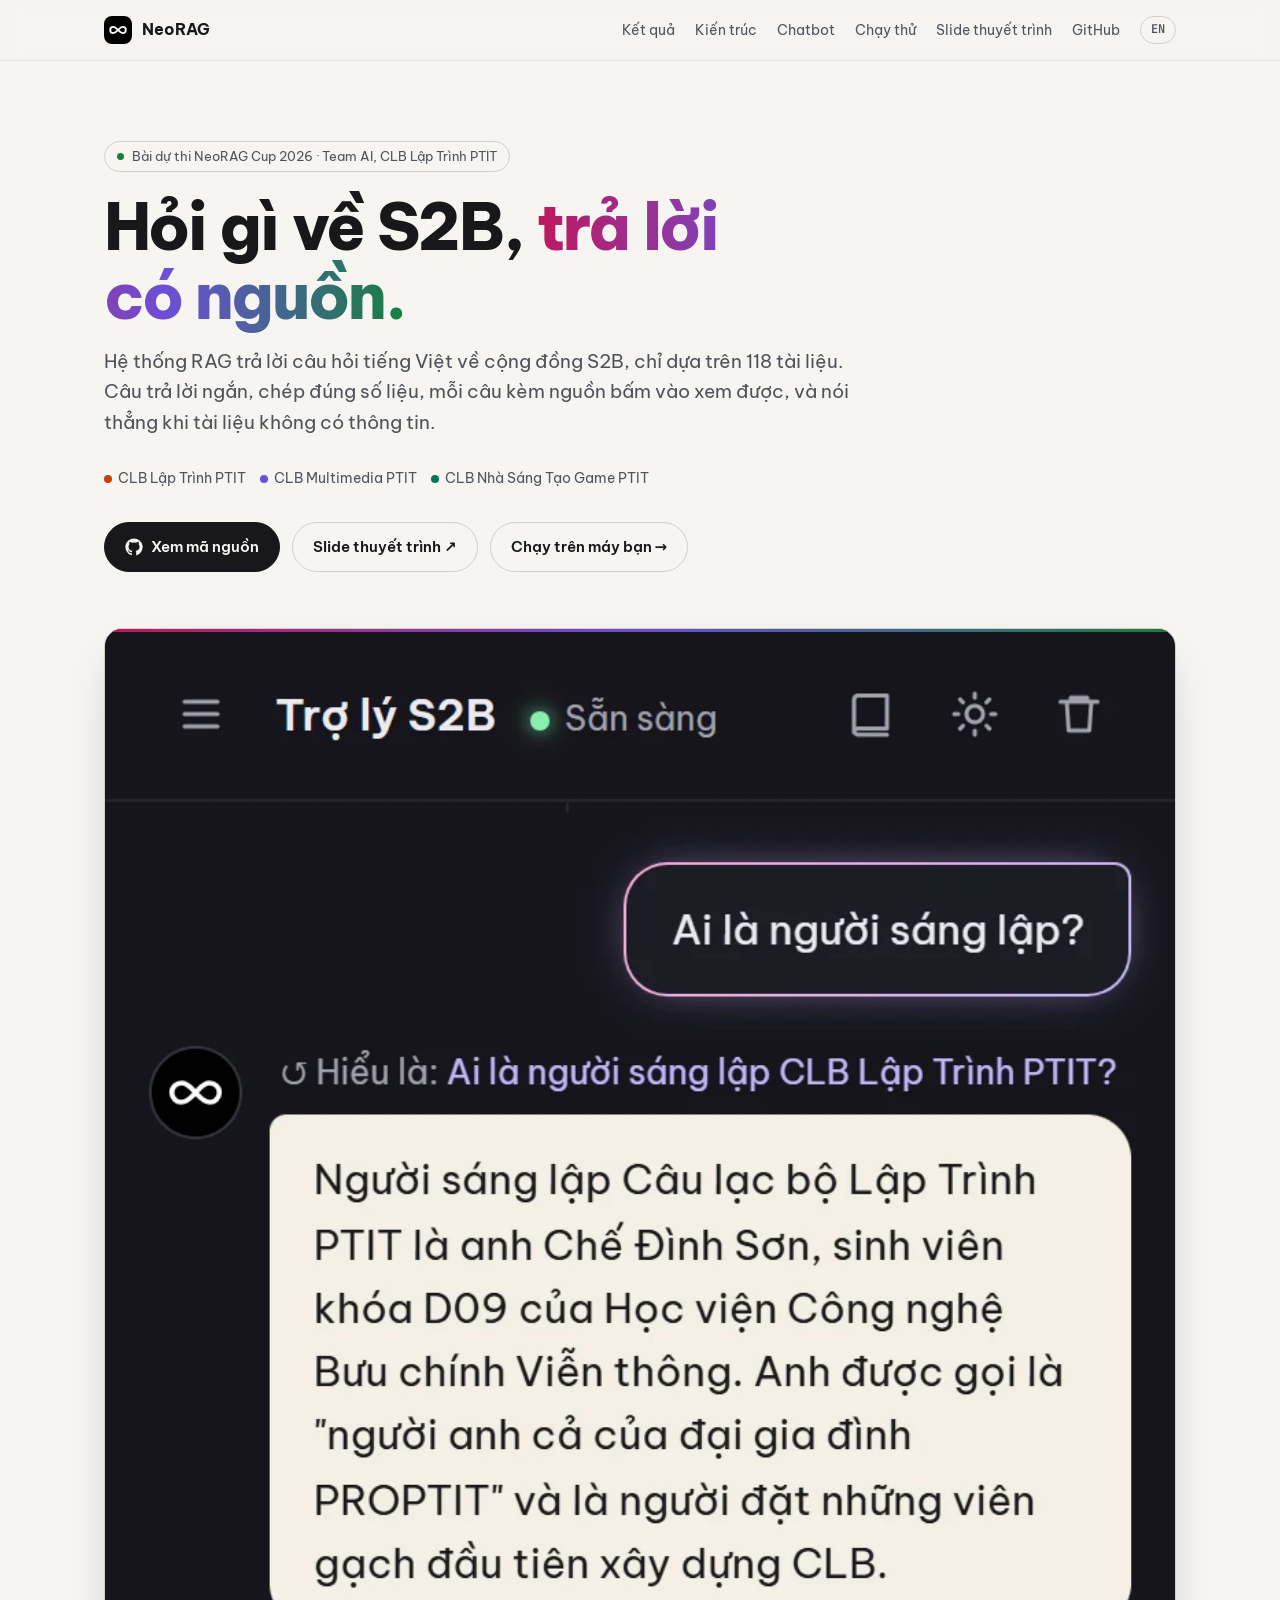
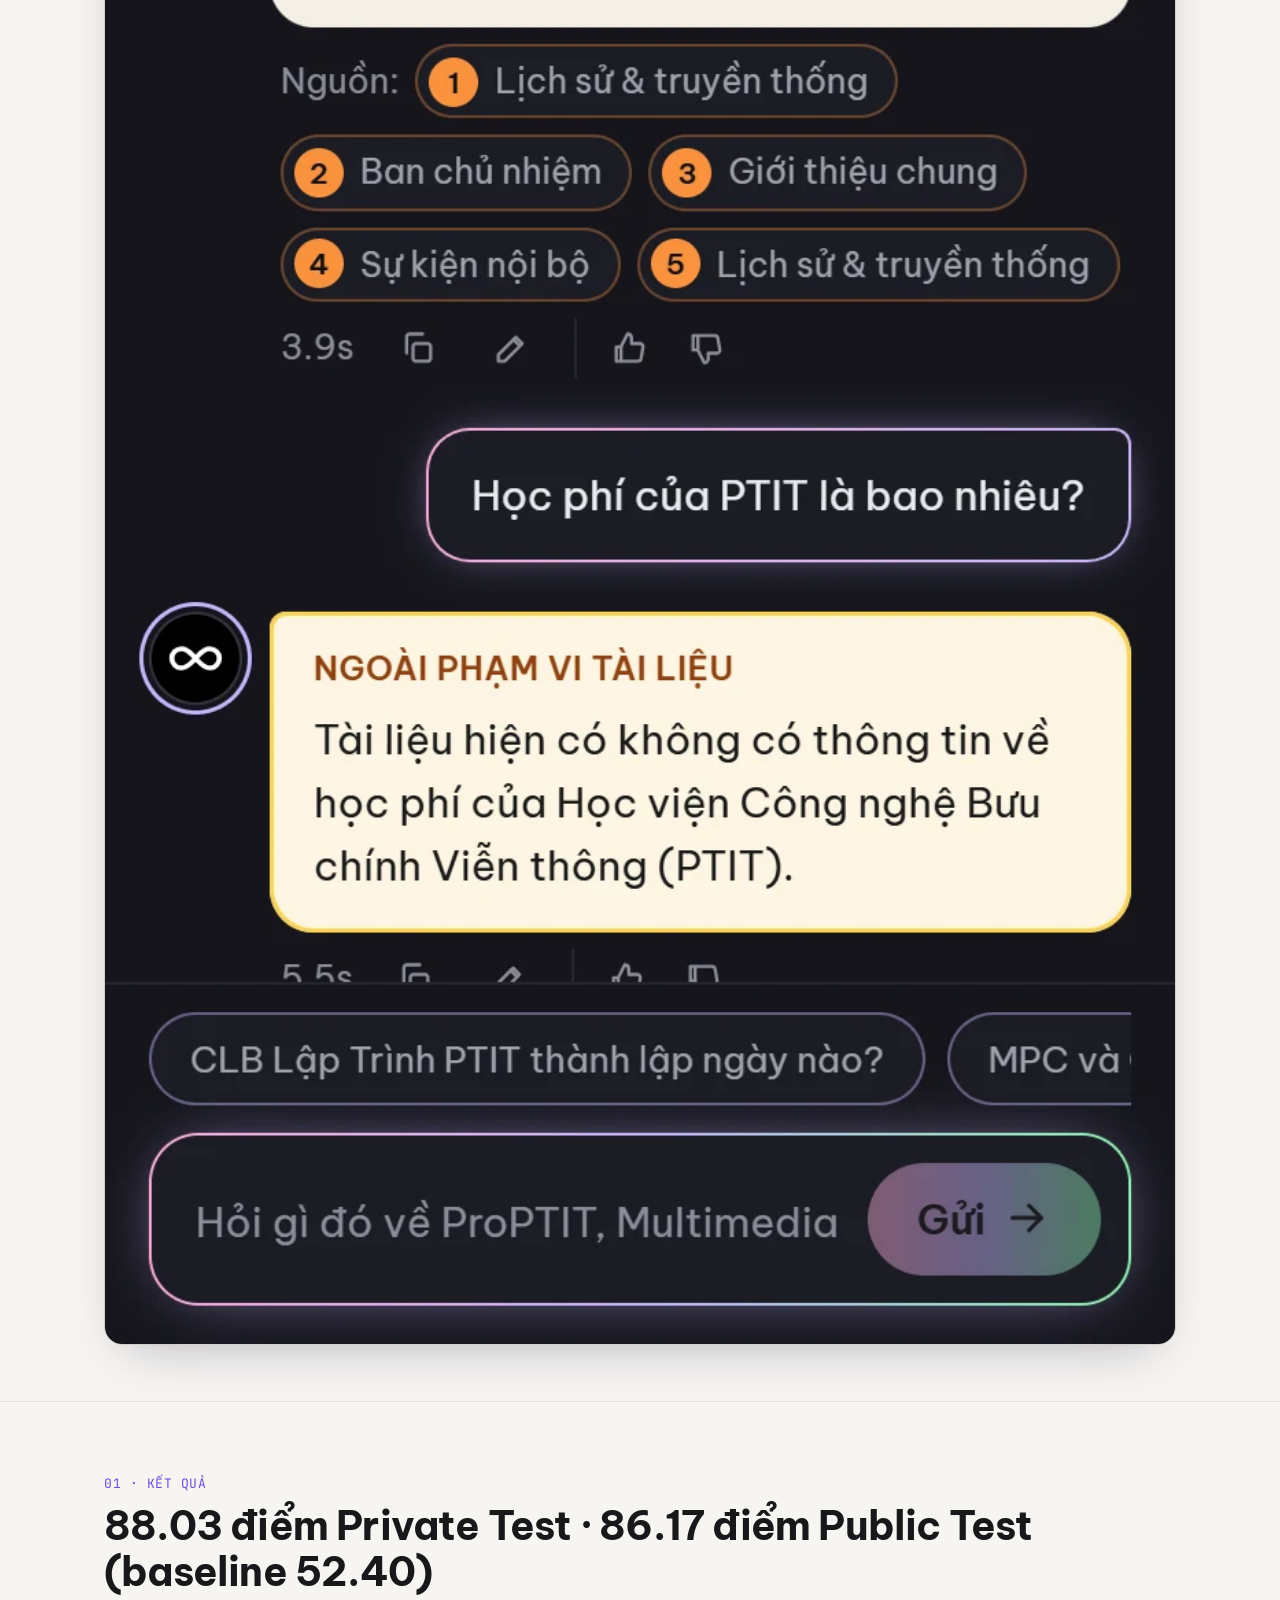
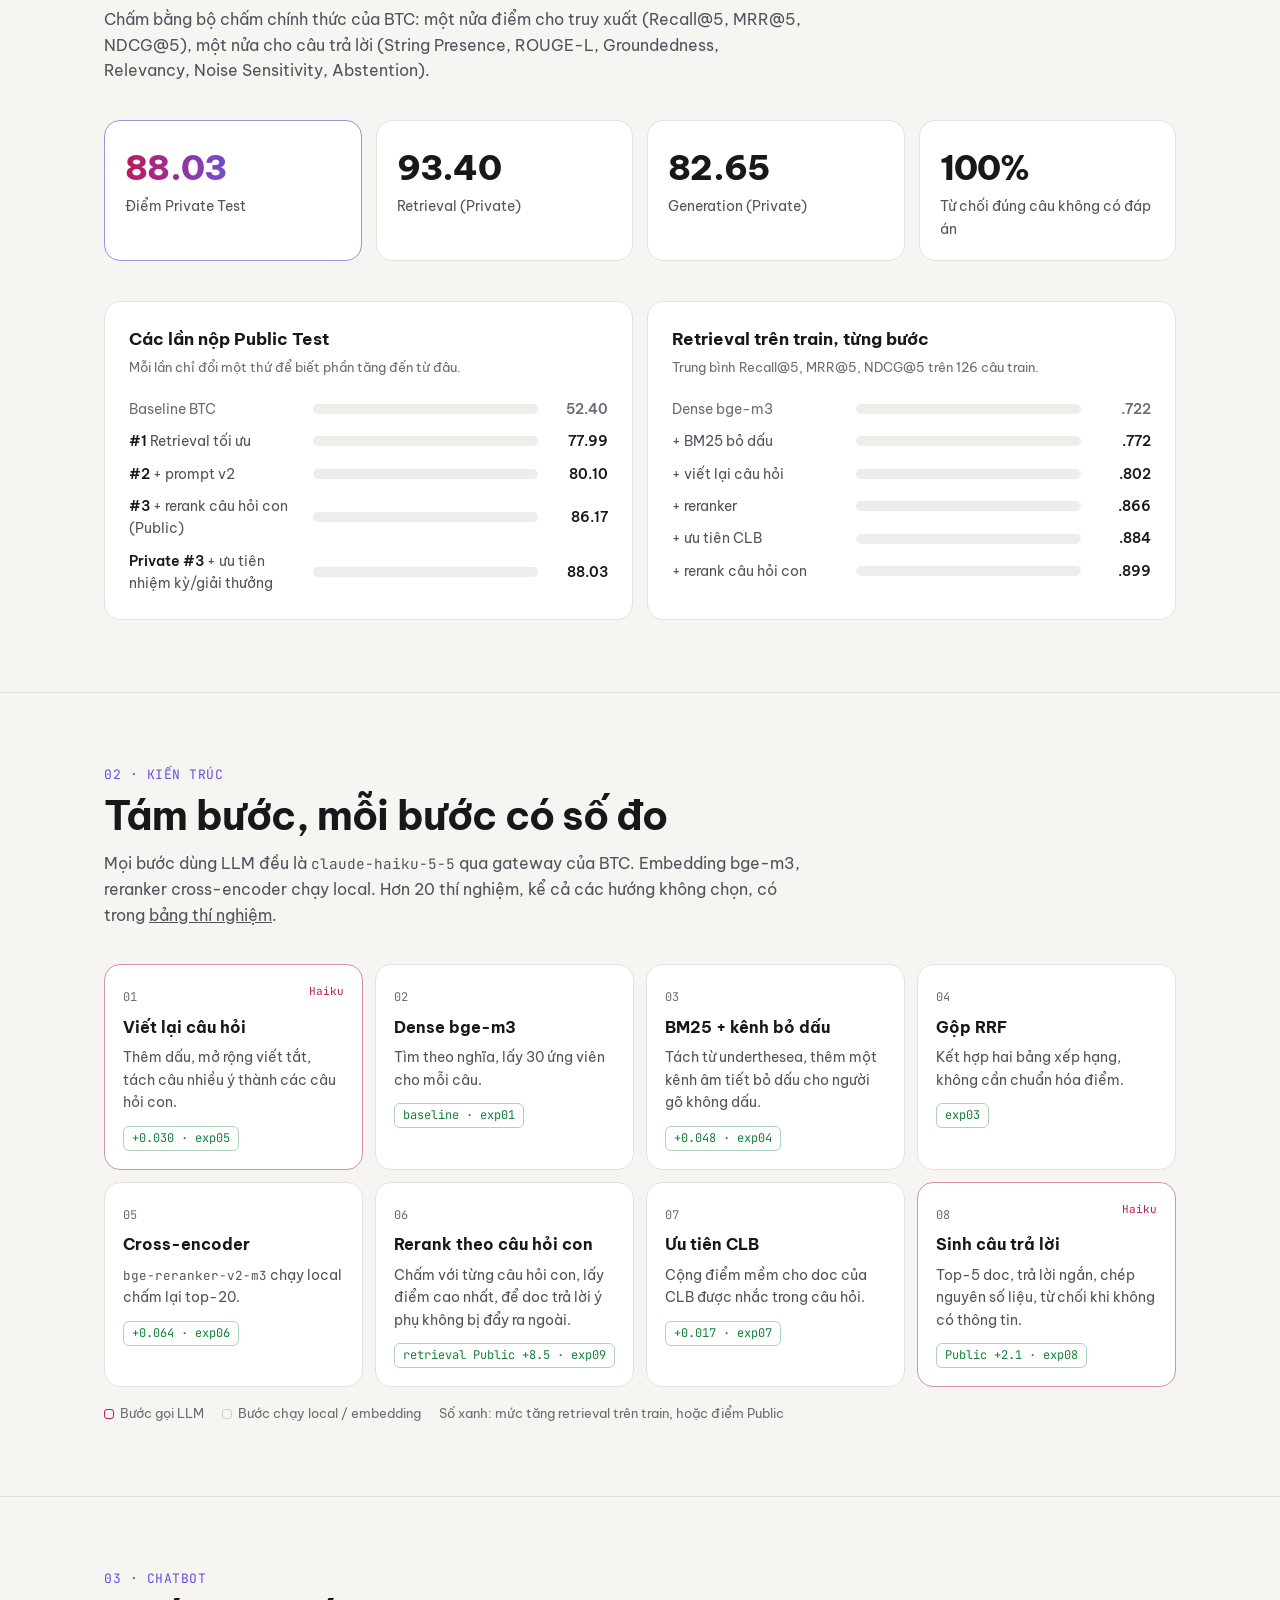
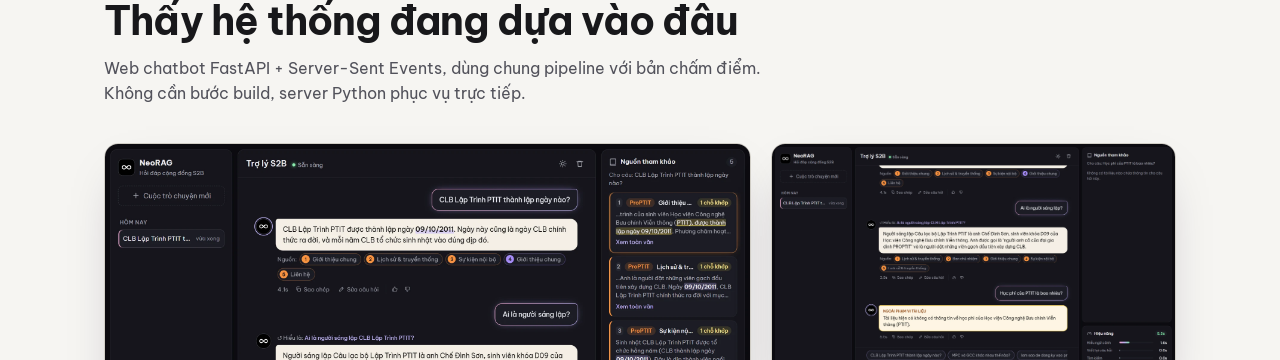
<file: docs/index.html>
<!doctype html>
<html lang="vi">
<head>
  <meta charset="utf-8">
  <meta name="viewport" content="width=device-width, initial-scale=1">
  <title>NeoRAG · Hỏi đáp cộng đồng S2B</title>
  <meta name="description" content="Hệ thống RAG trả lời câu hỏi tiếng Việt về cộng đồng S2B (ProPTIT, MPC, GCC). Bài dự thi NeoRAG Cup 2026: 88.03 điểm Private Test, 86.17 điểm Public Test.">
  <meta property="og:title" content="NeoRAG · Hỏi đáp cộng đồng S2B">
  <meta property="og:description" content="Hybrid retrieval + reranker + Haiku. Private Test 88.03, Public Test 86.17 (baseline 52.40). Chatbot có nguồn trích dẫn, hiểu câu hỏi nối tiếp, từ chối khi không có thông tin.">
  <meta property="og:image" content="site/img/followup.webp">
  <link rel="preconnect" href="https://fonts.googleapis.com">
  <link rel="preconnect" href="https://fonts.gstatic.com" crossorigin>
  <link href="https://fonts.googleapis.com/css2?family=Be+Vietnam+Pro:wght@400;500;600;700;800&family=JetBrains+Mono:wght@400;500&display=swap" rel="stylesheet">
  <!-- Trang tĩnh cho GitHub Pages (Settings → Pages → main /docs). Màu và font dùng lại từ app/static/styles.css. -->
  <style>
    :root {
      --bg: #0b0b0f;
      --panel: #15151c;
      --panel-2: #1b1b24;
      --border: #26262f;
      --border-strong: #34343f;
      --text: #ececf1;
      --text-dim: #a1a1ad;
      --text-mute: #8e8e9c;
      --pink: #f9a8d4;
      --violet: #c4b5fd;
      --mint: #86efac;
      --accent: linear-gradient(90deg, var(--pink), var(--violet), var(--mint));
      --club-proptit: #fb923c;
      --club-mpc: #a78bfa;
      --club-gcc: #34d399;
      --bar-base: #3a3a46;
      --bar: #c4b5fd;
      --code-bg: #101016;
      --shadow: 0 20px 60px -20px rgba(0, 0, 0, 0.7);
      --r: 16px;
      --font: "Be Vietnam Pro", system-ui, -apple-system, "Segoe UI", Roboto, sans-serif;
      --mono: "JetBrains Mono", ui-monospace, Consolas, monospace;
      color-scheme: dark;
    }
    @media (prefers-color-scheme: light) {
      :root {
        --bg: #f6f5f2;
        --panel: #ffffff;
        --panel-2: #faf9f6;
        --border: #e4e2dc;
        --border-strong: #d2cfc7;
        --text: #18181b;
        --text-dim: #52525b;
        --text-mute: #6b6b74;
        --violet: #6d4fd6;
        --mint: #15803d;
        --pink: #be185d;
        --club-proptit: #c2410c;
        --club-mpc: #6d4fd6;
        --club-gcc: #047857;
        --bar-base: #d4d2cb;
        --bar: #6d4fd6;
        --code-bg: #f1efe9;
        --shadow: 0 20px 50px -24px rgba(30, 20, 60, 0.35);
        color-scheme: light;
      }
    }

    * { box-sizing: border-box; }
    html { scroll-behavior: smooth; }
    body {
      margin: 0;
      background: var(--bg);
      color: var(--text);
      font-family: var(--font);
      font-size: 16px;
      line-height: 1.6;
      -webkit-font-smoothing: antialiased;
    }
    a { color: inherit; }
    img { max-width: 100%; height: auto; display: block; }
    .wrap { max-width: 1120px; margin: 0 auto; padding: 0 24px; }

    /* ---------- Thanh điều hướng ---------- */
    .nav {
      position: sticky; top: 0; z-index: 10;
      backdrop-filter: blur(12px);
      background: color-mix(in srgb, var(--bg) 82%, transparent);
      border-bottom: 1px solid var(--border);
    }
    .nav .wrap { display: flex; align-items: center; gap: 24px; height: 60px; }
    .logo { display: flex; align-items: center; gap: 10px; font-weight: 700; text-decoration: none; }
    .logo svg { width: 28px; height: 28px; padding: 5px; border-radius: 8px; background: #000; fill: none; stroke: #fff; stroke-width: 2.4; }
    .nav-links { display: flex; align-items: center; gap: 20px; margin-left: auto; font-size: 14px; }
    .nav-links a { color: var(--text-dim); text-decoration: none; }
    .nav-links a:hover { color: var(--text); }
    .lang-switch {
      display: inline-flex; align-items: center; gap: 4px;
      padding: 3px 10px; border-radius: 999px;
      border: 1px solid var(--border-strong);
      font-family: var(--mono); font-size: 12px; font-weight: 600;
      color: var(--mint); text-decoration: none; transition: all .15s;
    }
    .lang-switch:hover { border-color: var(--mint); background: color-mix(in srgb, var(--mint) 10%, transparent); }

    /* ---------- Hero ---------- */
    .hero { padding: 80px 0 56px; }
    .eyebrow {
      display: inline-flex; align-items: center; gap: 8px;
      font-size: 13px; color: var(--text-dim);
      border: 1px solid var(--border-strong); border-radius: 999px; padding: 4px 12px;
    }
    .eyebrow .dot { width: 7px; height: 7px; border-radius: 50%; background: var(--mint); }
    h1 {
      font-size: clamp(36px, 6vw, 64px); line-height: 1.08; letter-spacing: -0.03em;
      margin: 20px 0 16px; font-weight: 800; max-width: 14ch;
    }
    h1 .grad { background: var(--accent); -webkit-background-clip: text; background-clip: text; color: transparent; }
    .lead { font-size: 19px; color: var(--text-dim); max-width: 58ch; margin: 0 0 28px; }
    .clubs { display: inline-flex; gap: 14px; flex-wrap: wrap; font-size: 14px; color: var(--text-dim); margin-bottom: 32px; }
    .clubs span::before { content: ""; display: inline-block; width: 8px; height: 8px; border-radius: 50%; margin-right: 6px; background: var(--c); }
    .cta { display: flex; gap: 12px; flex-wrap: wrap; }
    .btn {
      display: inline-flex; align-items: center; gap: 8px;
      padding: 12px 20px; border-radius: 999px; font-weight: 600; font-size: 15px; text-decoration: none;
      border: 1px solid var(--border-strong); transition: border-color .15s, transform .15s;
    }
    .btn:hover { border-color: var(--text-mute); transform: translateY(-1px); }
    .btn.primary { background: var(--text); color: var(--bg); border-color: var(--text); }
    .btn svg { width: 18px; height: 18px; }

    .hero-shot {
      margin-top: 56px; border-radius: 18px; overflow: hidden;
      border: 1px solid var(--border-strong); box-shadow: var(--shadow);
      position: relative;
    }
    .hero-shot::before {
      content: ""; position: absolute; inset: 0 0 auto 0; height: 3px; background: var(--accent);
    }

    /* ---------- Section ---------- */
    section { padding: 72px 0; border-top: 1px solid var(--border); }
    .kicker { font-family: var(--mono); font-size: 13px; color: var(--violet); letter-spacing: 0.04em; }
    h2 { font-size: clamp(28px, 4vw, 40px); letter-spacing: -0.02em; line-height: 1.15; margin: 8px 0 12px; }
    .sub { color: var(--text-dim); max-width: 64ch; margin: 0 0 36px; }

    /* ---------- Kết quả ---------- */
    .stats { display: grid; grid-template-columns: repeat(4, 1fr); gap: 14px; margin-bottom: 40px; }
    .stat { background: var(--panel); border: 1px solid var(--border); border-radius: var(--r); padding: 20px; }
    .stat .v { font-size: 34px; font-weight: 800; letter-spacing: -0.02em; font-variant-numeric: tabular-nums; }
    .stat .l { color: var(--text-dim); font-size: 14px; }
    .stat.hl { border-color: color-mix(in srgb, var(--violet) 55%, var(--border)); }
    .stat.hl .v { background: var(--accent); -webkit-background-clip: text; background-clip: text; color: transparent; }

    .card { background: var(--panel); border: 1px solid var(--border); border-radius: var(--r); padding: 24px; }
    .card h3 { margin: 0 0 4px; font-size: 17px; }
    .card .note { color: var(--text-mute); font-size: 13px; margin: 0 0 20px; }
    .bars { display: grid; gap: 10px; }
    .bar-row { display: grid; grid-template-columns: 210px 1fr 56px; gap: 14px; align-items: center; font-size: 14px; }
    .bar-row .name { color: var(--text-dim); }
    .bar-row .name b { color: var(--text); font-weight: 600; }
    .track { height: 10px; border-radius: 999px; background: color-mix(in srgb, var(--bar-base) 40%, transparent); overflow: hidden; }
    .fill { height: 100%; width: var(--w); border-radius: 999px; background: var(--bar-base); }
    .bar-row.final .fill { background: var(--accent); }
    .bar-row .num { text-align: right; font-variant-numeric: tabular-nums; font-weight: 600; }
    .bar-row.base .num, .bar-row.base .name { color: var(--text-mute); }
    .two { display: grid; grid-template-columns: 1fr 1fr; gap: 14px; }
    .two .bar-row { grid-template-columns: 170px 1fr 56px; }

    /* ---------- Kiến trúc ---------- */
    .flow { display: grid; grid-template-columns: repeat(4, 1fr); gap: 12px; counter-reset: step; }
    .step {
      background: var(--panel); border: 1px solid var(--border); border-radius: var(--r);
      padding: 18px; position: relative; counter-increment: step;
    }
    .step::before {
      content: counter(step, decimal-leading-zero); font-family: var(--mono); font-size: 12px; color: var(--text-mute);
    }
    .step h4 { margin: 6px 0 6px; font-size: 16px; }
    .step p { margin: 0; color: var(--text-dim); font-size: 14px; }
    .step .delta {
      display: inline-block; margin-top: 12px; font-family: var(--mono); font-size: 12px;
      color: var(--mint); border: 1px solid color-mix(in srgb, var(--mint) 35%, transparent); border-radius: 6px; padding: 2px 8px;
    }
    .step.llm { border-color: color-mix(in srgb, var(--pink) 40%, var(--border)); }
    .step.llm .tag { float: right; font-size: 11px; color: var(--pink); font-family: var(--mono); }
    .legend { display: flex; gap: 18px; flex-wrap: wrap; font-size: 13px; color: var(--text-mute); margin-top: 16px; }
    .legend i { display: inline-block; width: 10px; height: 10px; border-radius: 3px; margin-right: 6px; vertical-align: -1px; border: 1px solid var(--c); }

    /* ---------- Chatbot ---------- */
    .gallery { display: grid; grid-template-columns: 1.6fr 1fr; gap: 20px; align-items: start; }
    figure { margin: 0; }
    figure img { border-radius: 14px; border: 1px solid var(--border-strong); box-shadow: var(--shadow); }
    figcaption { margin-top: 12px; font-size: 14px; color: var(--text-dim); }
    figcaption b { color: var(--text); }
    .stack { display: grid; gap: 20px; }
    .phone { display: grid; grid-template-columns: 220px 1fr; gap: 24px; align-items: center; }
    .phone img { border-radius: 26px; }
    .feat { list-style: none; padding: 0; margin: 0; display: grid; gap: 12px; }
    .feat li { padding-left: 26px; position: relative; color: var(--text-dim); font-size: 15px; }
    .feat li::before { content: ""; position: absolute; left: 0; top: 8px; width: 12px; height: 12px; border-radius: 4px; background: var(--accent); }
    .feat b { color: var(--text); font-weight: 600; }
    .lat { margin-top: 28px; }
    table { width: 100%; border-collapse: collapse; font-size: 14px; }
    th, td { text-align: left; padding: 10px 12px; border-bottom: 1px solid var(--border); }
    th { color: var(--text-mute); font-weight: 500; }
    td.n { font-variant-numeric: tabular-nums; white-space: nowrap; }

    /* ---------- Chạy thử ---------- */
    .run { display: grid; grid-template-columns: repeat(3, 1fr); gap: 14px; }
    .run h3 { font-size: 16px; margin: 0 0 10px; }
    pre {
      margin: 0; background: var(--code-bg); border: 1px solid var(--border); border-radius: 12px;
      padding: 14px 16px; overflow-x: auto; font-family: var(--mono); font-size: 13px; line-height: 1.7;
    }
    pre .c { color: var(--text-mute); }
    .run p { color: var(--text-dim); font-size: 14px; margin: 12px 0 0; overflow-wrap: anywhere; }
    /* ô grid mặc định min-width: auto → khối <pre> dài kéo cột rộng ra ngoài màn hình điện thoại */
    .run > *, .two > *, .gallery > *, .phone > * { min-width: 0; }
    code { font-family: var(--mono); font-size: 0.9em; }

    /* ---------- Footer ---------- */
    footer { border-top: 1px solid var(--border); padding: 40px 0 56px; color: var(--text-mute); font-size: 14px; }
    footer .wrap { display: flex; flex-wrap: wrap; gap: 16px 32px; justify-content: space-between; }
    footer nav { display: flex; flex-wrap: wrap; gap: 8px 20px; }
    footer a { color: var(--text-dim); text-decoration: none; }
    footer a:hover { color: var(--text); }

    /* ---------- Responsive ---------- */
    @media (max-width: 920px) {
      .stats { grid-template-columns: repeat(2, 1fr); }
      .flow { grid-template-columns: repeat(2, 1fr); }
      .gallery, .two, .run { grid-template-columns: 1fr; }
    }
    @media (max-width: 600px) {
      .wrap { padding: 0 16px; }
      .nav-links { display: none; }
      .hero { padding: 48px 0 40px; }
      .hero-shot { margin-top: 40px; }
      .hero-shot img { max-height: 560px; width: 100%; object-fit: cover; object-position: top; }
      .lead { font-size: 17px; }
      section { padding: 56px 0; }
      .flow { grid-template-columns: 1fr; }
      .bar-row, .two .bar-row { grid-template-columns: 1fr 48px; gap: 4px 10px; }
      .bar-row .name { grid-column: 1 / -1; }
      .phone { grid-template-columns: 1fr; }
      .phone img { max-width: 240px; margin: 0 auto; }
      .stat .v { font-size: 28px; }
      th:nth-child(3), td:nth-child(3) { display: none; }
    }
    @media (prefers-reduced-motion: reduce) {
      html { scroll-behavior: auto; }
      .btn { transition: none; }
    }
  </style>
</head>
<body>
  <svg width="0" height="0" style="position:absolute" aria-hidden="true">
    <symbol id="logo" viewBox="0 0 24 24"><path d="M18.2 7.8a4.2 4.2 0 1 1 0 8.4c-2.9 0-4.6-2.6-6.2-4.2-1.6-1.6-3.3-4.2-6.2-4.2a4.2 4.2 0 1 0 0 8.4c2.9 0 4.6-2.6 6.2-4.2 1.6-1.6 3.3-4.2 6.2-4.2Z"/></symbol>
  </svg>

  <header class="nav">
    <div class="wrap">
      <a class="logo" href="#"><svg><use href="#logo"/></svg>NeoRAG</a>
      <nav class="nav-links" aria-label="Mục lục">
        <a href="#ket-qua">Kết quả</a>
        <a href="#kien-truc">Kiến trúc</a>
        <a href="#chatbot">Chatbot</a>
        <a href="#chay-thu">Chạy thử</a>
        <a href="presentation.html" target="_blank">Slide thuyết trình</a>
        <a href="https://github.com/Luffyreals/NeoRAG-Cup-2026">GitHub</a>
        <a href="en.html" class="lang-switch" title="English version">EN</a>
      </nav>
    </div>
  </header>

  <main>
    <div class="hero">
      <div class="wrap">
        <span class="eyebrow"><span class="dot"></span>Bài dự thi NeoRAG Cup 2026 · Team AI, CLB Lập Trình PTIT</span>
        <h1>Hỏi gì về S2B, <span class="grad">trả lời có nguồn.</span></h1>
        <p class="lead">Hệ thống RAG trả lời câu hỏi tiếng Việt về cộng đồng S2B, chỉ dựa trên 118 tài liệu. Câu trả lời ngắn, chép đúng số liệu, mỗi câu kèm nguồn bấm vào xem được, và nói thẳng khi tài liệu không có thông tin.</p>
        <div class="clubs">
          <span style="--c: var(--club-proptit)">CLB Lập Trình PTIT</span>
          <span style="--c: var(--club-mpc)">CLB Multimedia PTIT</span>
          <span style="--c: var(--club-gcc)">CLB Nhà Sáng Tạo Game PTIT</span>
        </div>
        <div class="cta">
          <a class="btn primary" href="https://github.com/Luffyreals/NeoRAG-Cup-2026">
            <svg viewBox="0 0 24 24" fill="currentColor" aria-hidden="true"><path d="M12 .5a11.5 11.5 0 0 0-3.64 22.41c.58.1.79-.25.79-.56v-2c-3.2.7-3.88-1.54-3.88-1.54-.52-1.33-1.28-1.69-1.28-1.69-1.05-.72.08-.7.08-.7 1.16.08 1.77 1.19 1.77 1.19 1.03 1.77 2.71 1.26 3.37.96.1-.75.4-1.26.73-1.55-2.56-.29-5.25-1.28-5.25-5.69 0-1.26.45-2.29 1.19-3.1-.12-.29-.52-1.46.11-3.05 0 0 .97-.31 3.17 1.18a11 11 0 0 1 5.77 0c2.2-1.49 3.17-1.18 3.17-1.18.63 1.59.23 2.76.11 3.05.74.81 1.19 1.84 1.19 3.1 0 4.42-2.7 5.39-5.27 5.68.41.36.78 1.06.78 2.14v3.17c0 .31.21.67.8.56A11.5 11.5 0 0 0 12 .5Z"/></svg>
            Xem mã nguồn
          </a>
          <a class="btn" href="presentation.html" target="_blank">Slide thuyết trình ↗</a>
          <a class="btn" href="#chay-thu">Chạy trên máy bạn →</a>
        </div>
        <div class="hero-shot">
          <picture>
          <source media="(max-width: 600px)" srcset="site/img/mobile.webp" width="780" height="1688">
          <img src="site/img/followup.webp" width="2160" height="1350" alt="Giao diện chatbot NeoRAG: câu hỏi nối tiếp 'Ai là người sáng lập?' được hiểu thành 'Ai là người sáng lập CLB Lập Trình PTIT?', kèm chip nguồn, panel tài liệu tô sáng và panel hiệu năng">
          </picture>
        </div>
      </div>
    </div>

    <!-- ===================== Kết quả ===================== -->
    <section id="ket-qua">
      <div class="wrap">
        <div class="kicker">01 · KẾT QUẢ</div>
        <h2>88.03 điểm Private Test · 86.17 điểm Public Test (baseline 52.40)</h2>
        <p class="sub">Chấm bằng bộ chấm chính thức của BTC: một nửa điểm cho truy xuất (Recall@5, MRR@5, NDCG@5), một nửa cho câu trả lời (String Presence, ROUGE-L, Groundedness, Relevancy, Noise Sensitivity, Abstention).</p>

        <div class="stats">
          <div class="stat hl"><div class="v">88.03</div><div class="l">Điểm Private Test</div></div>
          <div class="stat"><div class="v">93.40</div><div class="l">Retrieval (Private)</div></div>
          <div class="stat"><div class="v">82.65</div><div class="l">Generation (Private)</div></div>
          <div class="stat"><div class="v">100%</div><div class="l">Từ chối đúng câu không có đáp án</div></div>
        </div>

        <div class="two">
          <div class="card">
            <h3>Các lần nộp Public Test</h3>
            <p class="note">Mỗi lần chỉ đổi một thứ để biết phần tăng đến từ đâu.</p>
            <div class="bars">
              <div class="bar-row base"><span class="name">Baseline BTC</span><span class="track"><span class="fill" style="--w:52.4%"></span></span><span class="num">52.40</span></div>
              <div class="bar-row"><span class="name"><b>#1</b> Retrieval tối ưu</span><span class="track"><span class="fill" style="--w:77.99%"></span></span><span class="num">77.99</span></div>
              <div class="bar-row"><span class="name"><b>#2</b> + prompt v2</span><span class="track"><span class="fill" style="--w:80.1%"></span></span><span class="num">80.10</span></div>
              <div class="bar-row"><span class="name"><b>#3</b> + rerank câu hỏi con (Public)</span><span class="track"><span class="fill" style="--w:86.17%"></span></span><span class="num">86.17</span></div>
              <div class="bar-row final"><span class="name"><b>Private #3</b> + ưu tiên nhiệm kỳ/giải thưởng</span><span class="track"><span class="fill" style="--w:88.03%"></span></span><span class="num">88.03</span></div>
            </div>
          </div>
          <div class="card">
            <h3>Retrieval trên train, từng bước</h3>
            <p class="note">Trung bình Recall@5, MRR@5, NDCG@5 trên 126 câu train.</p>
            <div class="bars">
              <div class="bar-row base"><span class="name">Dense bge-m3</span><span class="track"><span class="fill" style="--w:72.18%"></span></span><span class="num">.722</span></div>
              <div class="bar-row"><span class="name">+ BM25 bỏ dấu</span><span class="track"><span class="fill" style="--w:77.19%"></span></span><span class="num">.772</span></div>
              <div class="bar-row"><span class="name">+ viết lại câu hỏi</span><span class="track"><span class="fill" style="--w:80.19%"></span></span><span class="num">.802</span></div>
              <div class="bar-row"><span class="name">+ reranker</span><span class="track"><span class="fill" style="--w:86.63%"></span></span><span class="num">.866</span></div>
              <div class="bar-row"><span class="name">+ ưu tiên CLB</span><span class="track"><span class="fill" style="--w:88.35%"></span></span><span class="num">.884</span></div>
              <div class="bar-row final"><span class="name">+ rerank câu hỏi con</span><span class="track"><span class="fill" style="--w:89.92%"></span></span><span class="num">.899</span></div>
            </div>
          </div>
        </div>
      </div>
    </section>

    <!-- ===================== Kiến trúc ===================== -->
    <section id="kien-truc">
      <div class="wrap">
        <div class="kicker">02 · KIẾN TRÚC</div>
        <h2>Tám bước, mỗi bước có số đo</h2>
        <p class="sub">Mọi bước dùng LLM đều là <code>claude-haiku-5-5</code> qua gateway của BTC. Embedding bge-m3, reranker cross-encoder chạy local. Hơn 20 thí nghiệm, kể cả các hướng không chọn, có trong <a href="https://github.com/Luffyreals/NeoRAG-Cup-2026/blob/main/docs/experiments.md">bảng thí nghiệm</a>.</p>

        <div class="flow">
          <div class="step llm"><span class="tag">Haiku</span><h4>Viết lại câu hỏi</h4><p>Thêm dấu, mở rộng viết tắt, tách câu nhiều ý thành các câu hỏi con.</p><span class="delta">+0.030 · exp05</span></div>
          <div class="step"><h4>Dense bge-m3</h4><p>Tìm theo nghĩa, lấy 30 ứng viên cho mỗi câu.</p><span class="delta">baseline · exp01</span></div>
          <div class="step"><h4>BM25 + kênh bỏ dấu</h4><p>Tách từ underthesea, thêm một kênh âm tiết bỏ dấu cho người gõ không dấu.</p><span class="delta">+0.048 · exp04</span></div>
          <div class="step"><h4>Gộp RRF</h4><p>Kết hợp hai bảng xếp hạng, không cần chuẩn hóa điểm.</p><span class="delta">exp03</span></div>
          <div class="step"><h4>Cross-encoder</h4><p><code>bge-reranker-v2-m3</code> chạy local chấm lại top-20.</p><span class="delta">+0.064 · exp06</span></div>
          <div class="step"><h4>Rerank theo câu hỏi con</h4><p>Chấm với từng câu hỏi con, lấy điểm cao nhất, để doc trả lời ý phụ không bị đẩy ra ngoài.</p><span class="delta">retrieval Public +8.5 · exp09</span></div>
          <div class="step"><h4>Ưu tiên CLB</h4><p>Cộng điểm mềm cho doc của CLB được nhắc trong câu hỏi.</p><span class="delta">+0.017 · exp07</span></div>
          <div class="step llm"><span class="tag">Haiku</span><h4>Sinh câu trả lời</h4><p>Top-5 doc, trả lời ngắn, chép nguyên số liệu, từ chối khi không có thông tin.</p><span class="delta">Public +2.1 · exp08</span></div>
        </div>
        <div class="legend">
          <span><i style="--c: var(--pink)"></i>Bước gọi LLM</span>
          <span><i style="--c: var(--border-strong)"></i>Bước chạy local / embedding</span>
          <span>Số xanh: mức tăng retrieval trên train, hoặc điểm Public</span>
        </div>
      </div>
    </section>

    <!-- ===================== Chatbot ===================== -->
    <section id="chatbot">
      <div class="wrap">
        <div class="kicker">03 · CHATBOT</div>
        <h2>Thấy hệ thống đang dựa vào đâu</h2>
        <p class="sub">Web chatbot FastAPI + Server-Sent Events, dùng chung pipeline với bản chấm điểm. Không cần bước build, server Python phục vụ trực tiếp.</p>

        <div class="gallery">
          <figure>
            <img src="site/img/sources.webp" width="2160" height="1350" loading="lazy" alt="Panel nguồn tham khảo: các đoạn trong tài liệu trùng với câu trả lời được tô vàng, số liệu 09/10/2011 được tô tím">
            <figcaption><b>Bấm chip nguồn</b> để mở đúng đoạn tài liệu đã đưa vào prompt. Chữ trùng với câu trả lời được tô sáng.</figcaption>
          </figure>
          <div class="stack">
            <figure>
              <img src="site/img/no-info.webp" width="2160" height="1350" loading="lazy" alt="Câu hỏi về học phí PTIT nhận câu trả lời 'Ngoài phạm vi tài liệu', không có nguồn nào">
              <figcaption><b>Ngoài phạm vi thì từ chối</b>, không đoán và không hiện nguồn.</figcaption>
            </figure>
            <ul class="feat">
              <li><b>Nguồn đến trước chữ:</b> panel tài liệu hiện ngay khi truy xuất xong.</li>
              <li><b>Hiểu câu hỏi nối tiếp:</b> "Ai là người sáng lập?" được viết lại theo lịch sử chat.</li>
              <li><b>Panel hiệu năng:</b> thời gian từng bước của mỗi câu trả lời.</li>
              <li><b>Lỗi dễ hiểu:</b> gateway, mất mạng, hết hạn mức, kèm nút Thử lại.</li>
            </ul>
          </div>
        </div>

        <div class="phone" style="margin-top:48px">
          <img src="site/img/mobile.webp" width="780" height="1688" loading="lazy" alt="Chatbot trên màn hình điện thoại">
          <div>
            <h3 style="margin:0 0 8px">Chạy tốt trên điện thoại</h3>
            <p style="color:var(--text-dim);margin:0">Trên màn hình hẹp, lịch sử và nguồn chuyển thành ngăn kéo. Lịch sử chat lưu trong trình duyệt, không cần đăng nhập.</p>
            <div class="lat">
              <table>
                <thead><tr><th>Loại câu</th><th>Tổng thời gian</th><th>Bước lâu nhất</th></tr></thead>
                <tbody>
                  <tr><td>Đã có trong cache LLM</td><td class="n">1.3–4.3 s</td><td>Xếp hạng lại</td></tr>
                  <tr><td>Câu mới</td><td class="n">8–13 s</td><td>Xếp hạng lại, viết lại câu hỏi</td></tr>
                  <tr><td>Câu nối tiếp mới</td><td class="n">11–13 s</td><td>Thêm bước hiểu ngữ cảnh</td></tr>
                </tbody>
              </table>
              <p style="color:var(--text-mute);font-size:13px;margin:10px 0 0">Đo trên laptop CPU i7-12800H, cấu hình chatbot <code>configs/demo.toml</code> (reranker int8, top-10).</p>
            </div>
          </div>
        </div>
      </div>
    </section>

    <!-- ===================== Chạy thử ===================== -->
    <section id="chay-thu">
      <div class="wrap">
        <div class="kicker">04 · CHẠY THỬ</div>
        <h2>Ba lệnh để chạy trên máy bạn</h2>
        <p class="sub">Cần Python 3.10+ và key gateway của cuộc thi. Chatbot cần server Python và key nên không chạy trực tiếp trên trang này.</p>
        <div class="run">
          <div>
            <h3>1. Cài đặt</h3>
<pre><span class="c"># Windows; macOS/Linux dùng source .venv/bin/activate</span>
python -m venv .venv
.venv\Scripts\activate
python scripts/install.py --local
copy .env.example .env</pre>
            <p>Điền key vào <code>.env</code>. Lần đầu sẽ tải reranker khoảng 2 GB.</p>
          </div>
          <div>
            <h3>2. Chatbot</h3>
<pre>python app/server.py
<span class="c"># mở http://127.0.0.1:8000</span></pre>
            <p>Đợi dòng <code>Uvicorn running</code>. Bản dự phòng: <code>python -m streamlit run app/chat.py</code>.</p>
          </div>
          <div>
            <h3>3. Chấm điểm</h3>
<pre>neorag run train --no-judge
neorag run public_test</pre>
            <p>Mặc định chạy <code>MyPipeline</code> với <code>configs/pipeline.toml</code>. Báo cáo ở <code>outputs/eval_*/</code>.</p>
          </div>
        </div>
      </div>
    </section>
  </main>

  <footer>
    <div class="wrap">
      <div>NeoRAG Cup 2026 · Mã nguồn MIT. Starter kit và bộ chấm do Team AI, CLB Lập Trình PTIT cung cấp.</div>
      <nav aria-label="Tài liệu">
        <a href="https://github.com/Luffyreals/NeoRAG-Cup-2026#readme">README</a>
        <a href="presentation.html" target="_blank">Slide thuyết trình</a>
        <a href="https://github.com/Luffyreals/NeoRAG-Cup-2026/blob/main/docs/experiments.md">Thí nghiệm</a>
        <a href="https://github.com/Luffyreals/NeoRAG-Cup-2026/blob/main/docs/demo.md">Kịch bản demo</a>
        <a href="https://github.com/Luffyreals/NeoRAG-Cup-2026/blob/main/docs/rules.md">Quy định</a>
        <a href="en.html">English (EN)</a>
      </nav>
    </div>
  </footer>
</body>
</html>
</file>
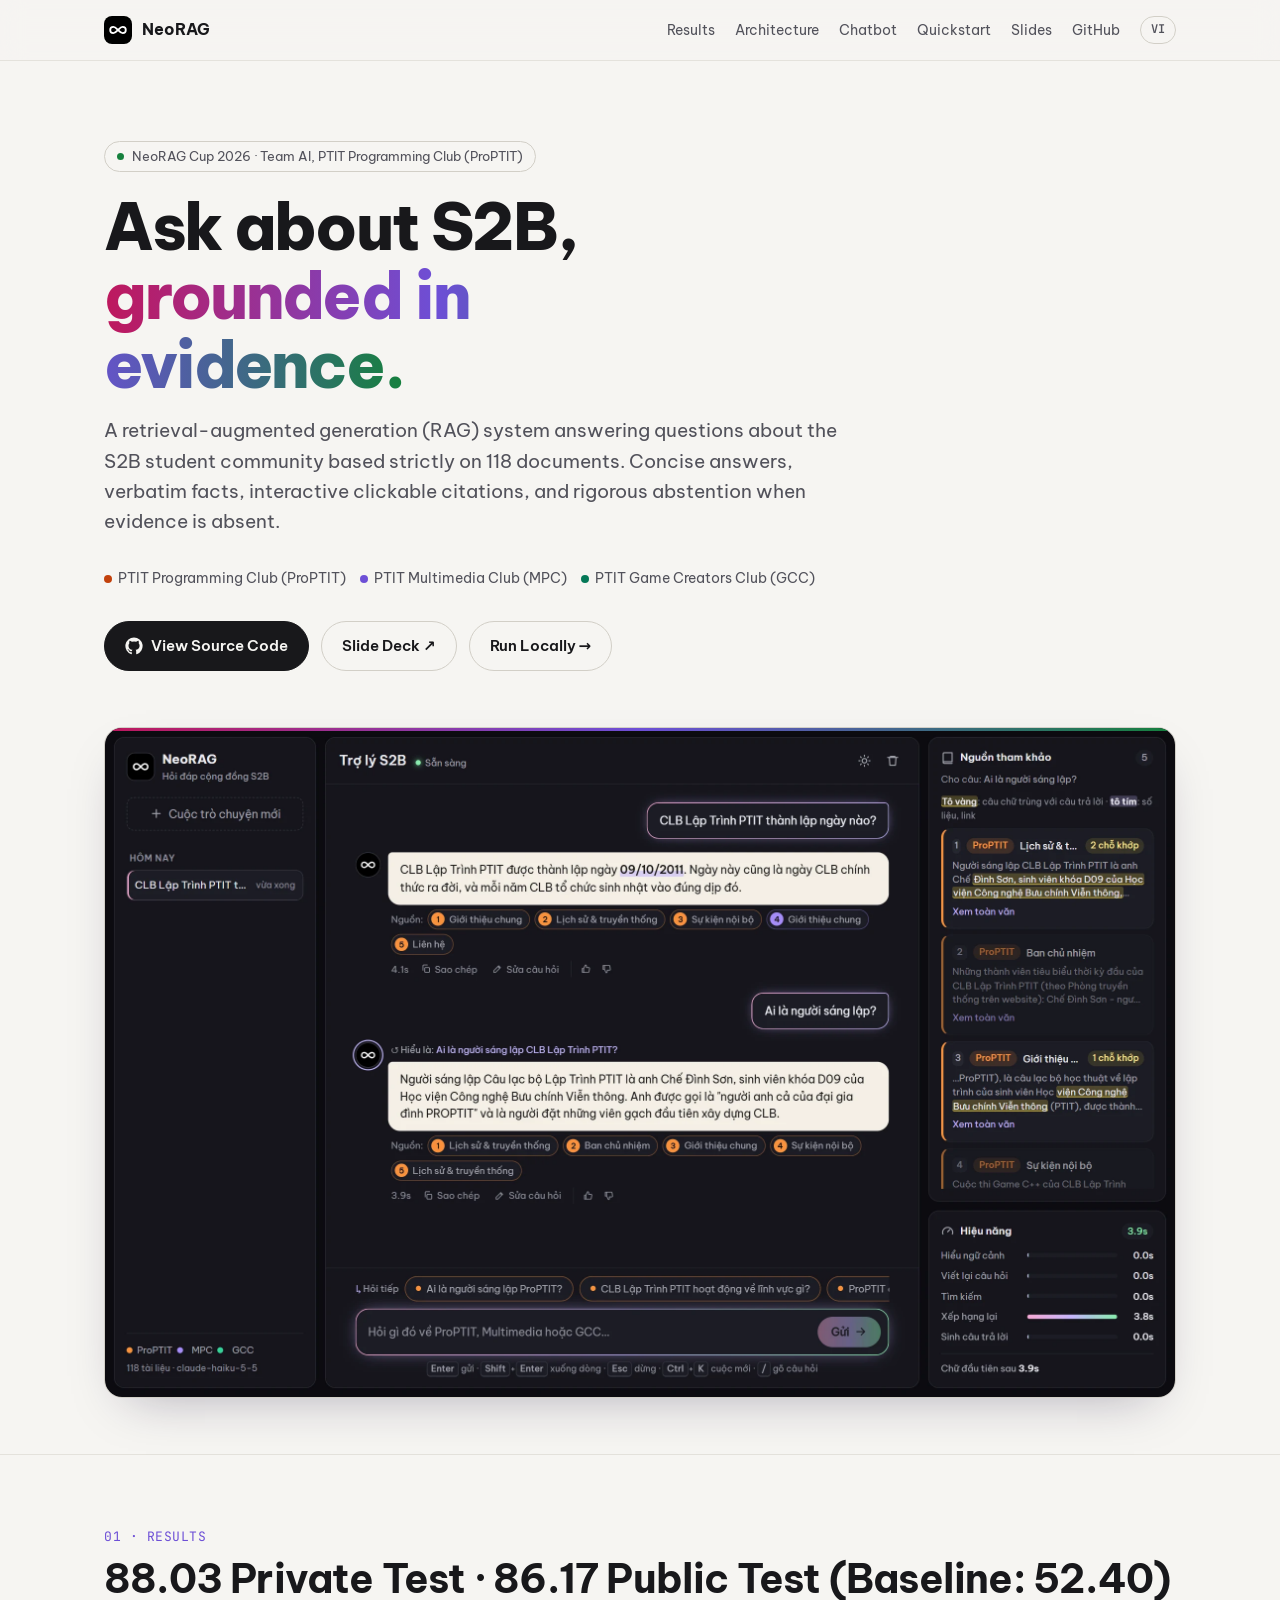
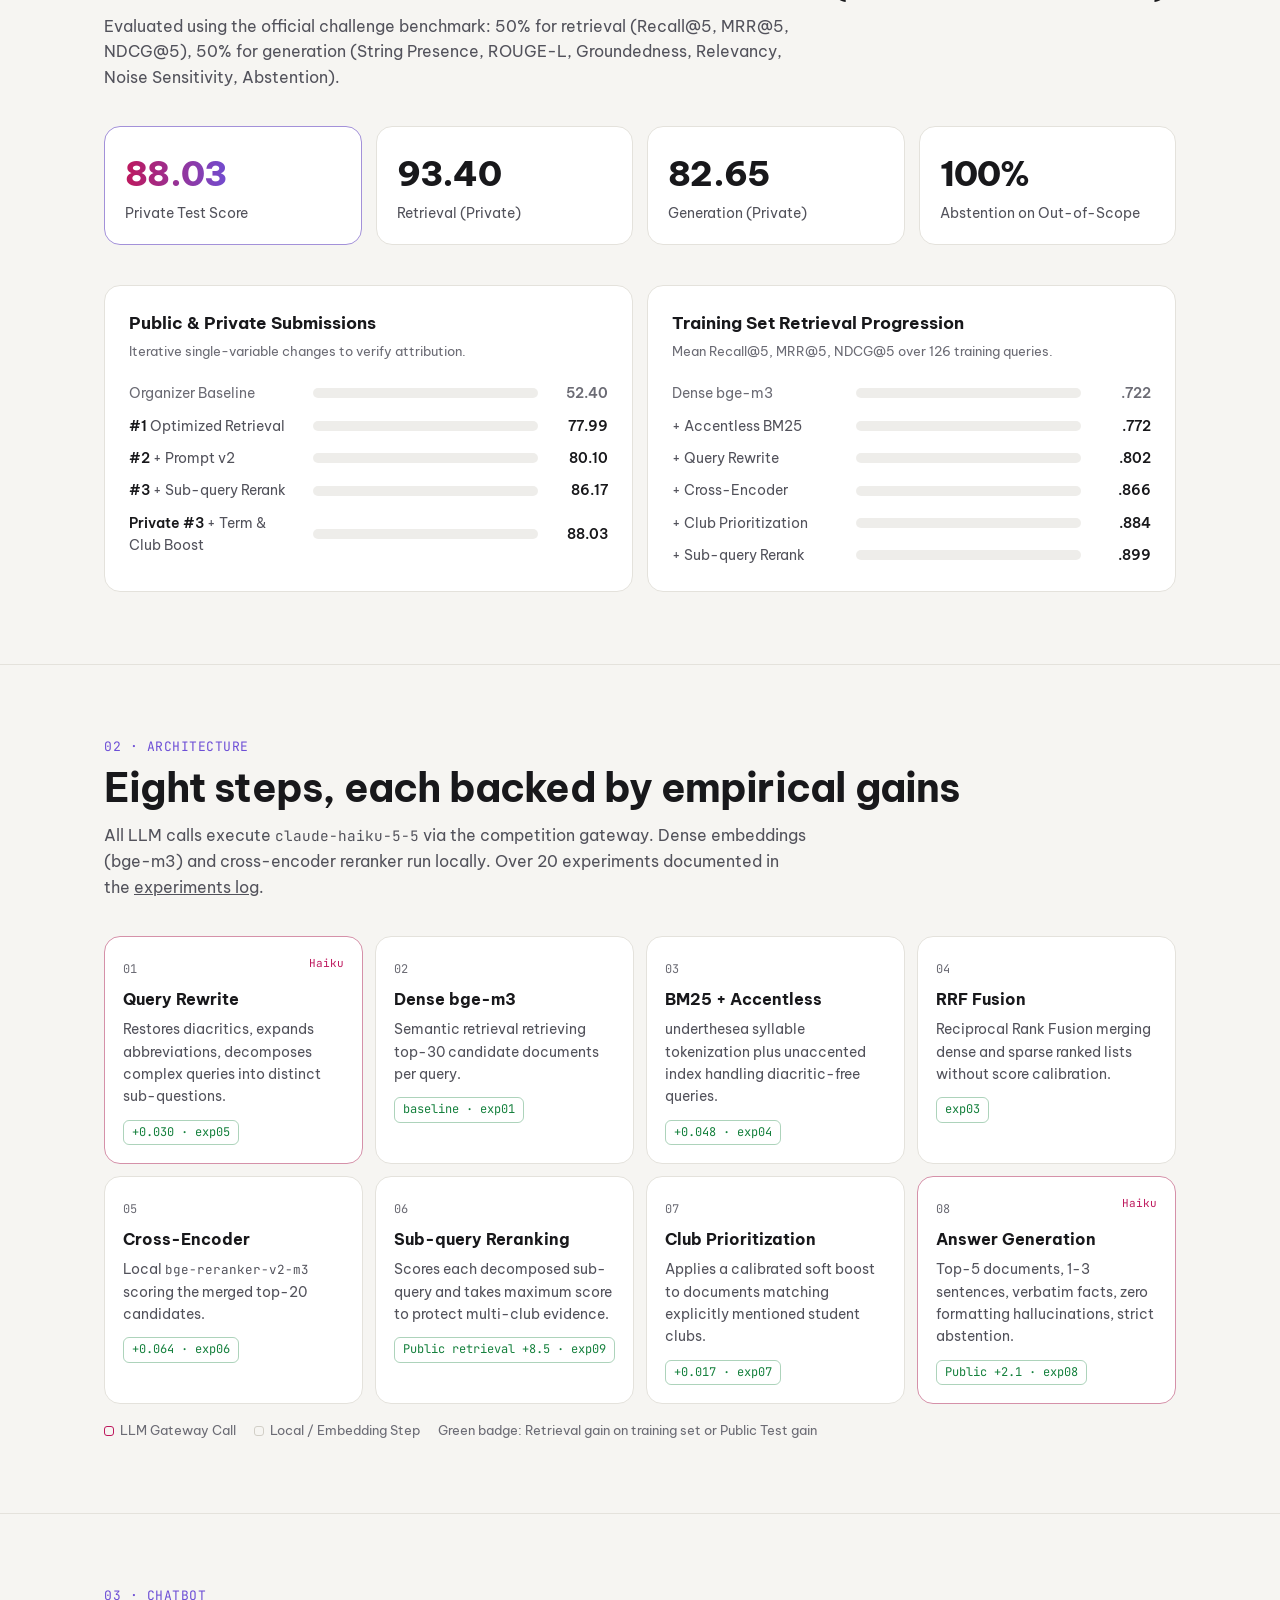
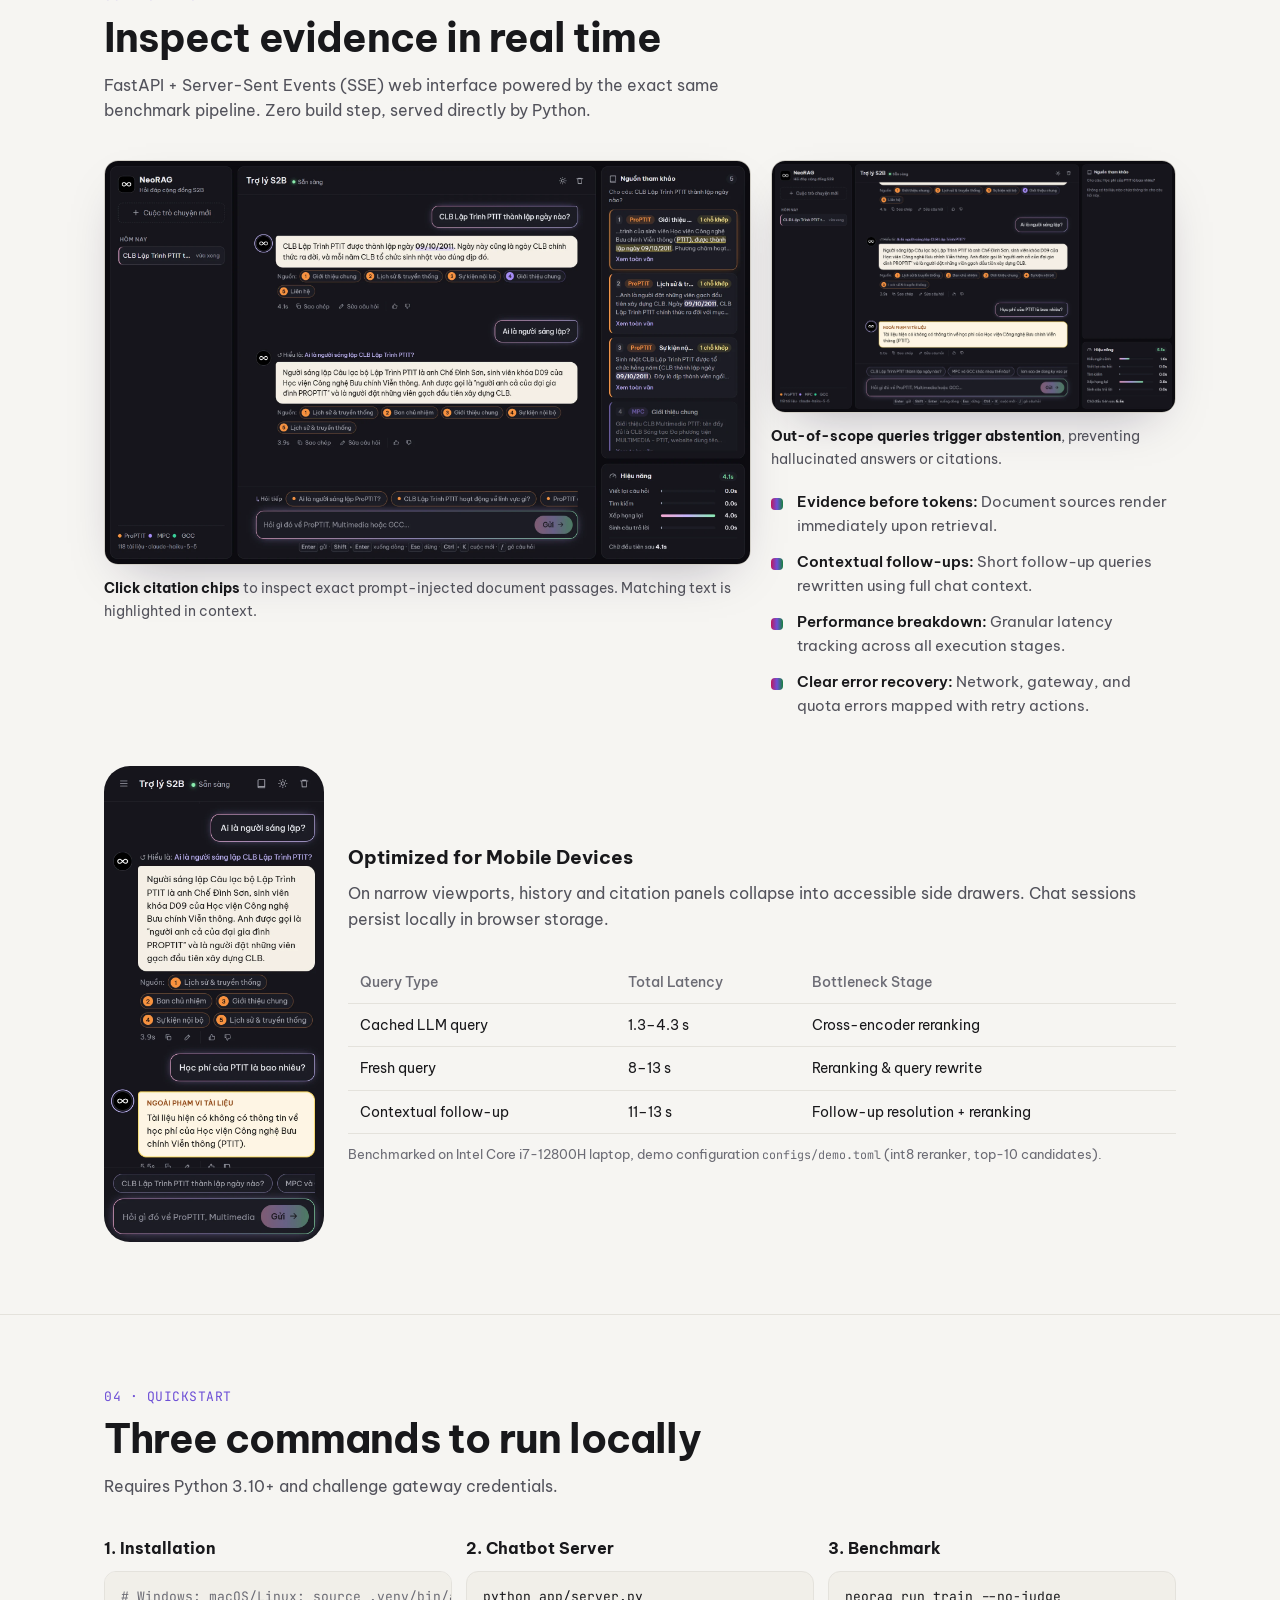
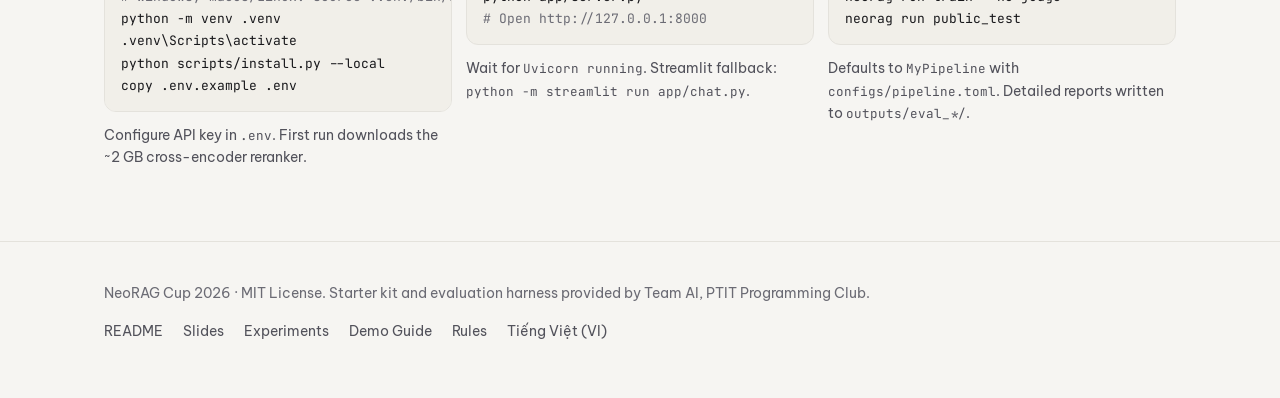
<file: docs/en.html>
<!doctype html>
<html lang="en">
<head>
  <meta charset="utf-8">
  <meta name="viewport" content="width=device-width, initial-scale=1">
  <title>NeoRAG · S2B Community Question Answering System</title>
  <meta name="description" content="A Vietnamese RAG question-answering system for the S2B community (ProPTIT, MPC, GCC). NeoRAG Cup 2026: 88.03 Private Test score, 86.17 Public Test score.">
  <meta property="og:title" content="NeoRAG · S2B Community Question Answering System">
  <meta property="og:description" content="Hybrid retrieval + cross-encoder reranker + Haiku. Private Test 88.03, Public Test 86.17 (baseline 52.40). Citations, contextual follow-ups, and strict abstention.">
  <meta property="og:image" content="site/img/followup.webp">
  <link rel="preconnect" href="https://fonts.googleapis.com">
  <link rel="preconnect" href="https://fonts.gstatic.com" crossorigin>
  <link href="https://fonts.googleapis.com/css2?family=Be+Vietnam+Pro:wght@400;500;600;700;800&family=JetBrains+Mono:wght@400;500&display=swap" rel="stylesheet">
  <style>
    :root {
      --bg: #0b0b0f;
      --panel: #15151c;
      --panel-2: #1b1b24;
      --border: #26262f;
      --border-strong: #34343f;
      --text: #ececf1;
      --text-dim: #a1a1ad;
      --text-mute: #8e8e9c;
      --pink: #f9a8d4;
      --violet: #c4b5fd;
      --mint: #86efac;
      --accent: linear-gradient(90deg, var(--pink), var(--violet), var(--mint));
      --club-proptit: #fb923c;
      --club-mpc: #a78bfa;
      --club-gcc: #34d399;
      --bar-base: #3a3a46;
      --bar: #c4b5fd;
      --code-bg: #101016;
      --shadow: 0 20px 60px -20px rgba(0, 0, 0, 0.7);
      --r: 16px;
      --font: "Be Vietnam Pro", system-ui, -apple-system, "Segoe UI", Roboto, sans-serif;
      --mono: "JetBrains Mono", ui-monospace, Consolas, monospace;
      color-scheme: dark;
    }
    @media (prefers-color-scheme: light) {
      :root {
        --bg: #f6f5f2;
        --panel: #ffffff;
        --panel-2: #faf9f6;
        --border: #e4e2dc;
        --border-strong: #d2cfc7;
        --text: #18181b;
        --text-dim: #52525b;
        --text-mute: #6b6b74;
        --violet: #6d4fd6;
        --mint: #15803d;
        --pink: #be185d;
        --club-proptit: #c2410c;
        --club-mpc: #6d4fd6;
        --club-gcc: #047857;
        --bar-base: #d4d2cb;
        --bar: #6d4fd6;
        --code-bg: #f1efe9;
        --shadow: 0 20px 50px -24px rgba(30, 20, 60, 0.35);
        color-scheme: light;
      }
    }

    * { box-sizing: border-box; }
    html { scroll-behavior: smooth; }
    body {
      margin: 0;
      background: var(--bg);
      color: var(--text);
      font-family: var(--font);
      font-size: 16px;
      line-height: 1.6;
      -webkit-font-smoothing: antialiased;
    }
    a { color: inherit; }
    img { max-width: 100%; height: auto; display: block; }
    .wrap { max-width: 1120px; margin: 0 auto; padding: 0 24px; }

    /* Navigation */
    .nav {
      position: sticky; top: 0; z-index: 10;
      backdrop-filter: blur(12px);
      background: color-mix(in srgb, var(--bg) 82%, transparent);
      border-bottom: 1px solid var(--border);
    }
    .nav .wrap { display: flex; align-items: center; gap: 24px; height: 60px; }
    .logo { display: flex; align-items: center; gap: 10px; font-weight: 700; text-decoration: none; }
    .logo svg { width: 28px; height: 28px; padding: 5px; border-radius: 8px; background: #000; fill: none; stroke: #fff; stroke-width: 2.4; }
    .nav-links { display: flex; align-items: center; gap: 20px; margin-left: auto; font-size: 14px; }
    .nav-links a { color: var(--text-dim); text-decoration: none; }
    .nav-links a:hover { color: var(--text); }
    .lang-switch {
      display: inline-flex; align-items: center; gap: 4px;
      padding: 3px 10px; border-radius: 999px;
      border: 1px solid var(--border-strong);
      font-family: var(--mono); font-size: 12px; font-weight: 600;
      color: var(--mint); text-decoration: none; transition: all .15s;
    }
    .lang-switch:hover { border-color: var(--mint); background: color-mix(in srgb, var(--mint) 10%, transparent); }

    /* Hero */
    .hero { padding: 80px 0 56px; }
    .eyebrow {
      display: inline-flex; align-items: center; gap: 8px;
      font-size: 13px; color: var(--text-dim);
      border: 1px solid var(--border-strong); border-radius: 999px; padding: 4px 12px;
    }
    .eyebrow .dot { width: 7px; height: 7px; border-radius: 50%; background: var(--mint); }
    h1 {
      font-size: clamp(36px, 6vw, 64px); line-height: 1.08; letter-spacing: -0.03em;
      margin: 20px 0 16px; font-weight: 800; max-width: 15ch;
    }
    h1 .grad { background: var(--accent); -webkit-background-clip: text; background-clip: text; color: transparent; }
    .lead { font-size: 19px; color: var(--text-dim); max-width: 58ch; margin: 0 0 28px; }
    .clubs { display: inline-flex; gap: 14px; flex-wrap: wrap; font-size: 14px; color: var(--text-dim); margin-bottom: 32px; }
    .clubs span::before { content: ""; display: inline-block; width: 8px; height: 8px; border-radius: 50%; margin-right: 6px; background: var(--c); }
    .cta { display: flex; gap: 12px; flex-wrap: wrap; }
    .btn {
      display: inline-flex; align-items: center; gap: 8px;
      padding: 12px 20px; border-radius: 999px; font-weight: 600; font-size: 15px; text-decoration: none;
      border: 1px solid var(--border-strong); transition: border-color .15s, transform .15s;
    }
    .btn:hover { border-color: var(--text-mute); transform: translateY(-1px); }
    .btn.primary { background: var(--text); color: var(--bg); border-color: var(--text); }
    .btn svg { width: 18px; height: 18px; }

    .hero-shot {
      margin-top: 56px; border-radius: 18px; overflow: hidden;
      border: 1px solid var(--border-strong); box-shadow: var(--shadow);
      position: relative;
    }
    .hero-shot::before {
      content: ""; position: absolute; inset: 0 0 auto 0; height: 3px; background: var(--accent);
    }

    /* Sections */
    section { padding: 72px 0; border-top: 1px solid var(--border); }
    .kicker { font-family: var(--mono); font-size: 13px; color: var(--violet); letter-spacing: 0.04em; }
    h2 { font-size: clamp(28px, 4vw, 40px); letter-spacing: -0.02em; line-height: 1.15; margin: 8px 0 12px; }
    .sub { color: var(--text-dim); max-width: 64ch; margin: 0 0 36px; }

    /* Results */
    .stats { display: grid; grid-template-columns: repeat(4, 1fr); gap: 14px; margin-bottom: 40px; }
    .stat { background: var(--panel); border: 1px solid var(--border); border-radius: var(--r); padding: 20px; }
    .stat .v { font-size: 34px; font-weight: 800; letter-spacing: -0.02em; font-variant-numeric: tabular-nums; }
    .stat .l { color: var(--text-dim); font-size: 14px; }
    .stat.hl { border-color: color-mix(in srgb, var(--violet) 55%, var(--border)); }
    .stat.hl .v { background: var(--accent); -webkit-background-clip: text; background-clip: text; color: transparent; }

    .card { background: var(--panel); border: 1px solid var(--border); border-radius: var(--r); padding: 24px; }
    .card h3 { margin: 0 0 4px; font-size: 17px; }
    .card .note { color: var(--text-mute); font-size: 13px; margin: 0 0 20px; }
    .bars { display: grid; gap: 10px; }
    .bar-row { display: grid; grid-template-columns: 210px 1fr 56px; gap: 14px; align-items: center; font-size: 14px; }
    .bar-row .name { color: var(--text-dim); }
    .bar-row .name b { color: var(--text); font-weight: 600; }
    .track { height: 10px; border-radius: 999px; background: color-mix(in srgb, var(--bar-base) 40%, transparent); overflow: hidden; }
    .fill { height: 100%; width: var(--w); border-radius: 999px; background: var(--bar-base); }
    .bar-row.final .fill { background: var(--accent); }
    .bar-row .num { text-align: right; font-variant-numeric: tabular-nums; font-weight: 600; }
    .bar-row.base .num, .bar-row.base .name { color: var(--text-mute); }
    .two { display: grid; grid-template-columns: 1fr 1fr; gap: 14px; }
    .two .bar-row { grid-template-columns: 170px 1fr 56px; }

    /* Architecture */
    .flow { display: grid; grid-template-columns: repeat(4, 1fr); gap: 12px; counter-reset: step; }
    .step {
      background: var(--panel); border: 1px solid var(--border); border-radius: var(--r);
      padding: 18px; position: relative; counter-increment: step;
    }
    .step::before {
      content: counter(step, decimal-leading-zero); font-family: var(--mono); font-size: 12px; color: var(--text-mute);
    }
    .step h4 { margin: 6px 0 6px; font-size: 16px; }
    .step p { margin: 0; color: var(--text-dim); font-size: 14px; }
    .step .delta {
      display: inline-block; margin-top: 12px; font-family: var(--mono); font-size: 12px;
      color: var(--mint); border: 1px solid color-mix(in srgb, var(--mint) 35%, transparent); border-radius: 6px; padding: 2px 8px;
    }
    .step.llm { border-color: color-mix(in srgb, var(--pink) 40%, var(--border)); }
    .step.llm .tag { float: right; font-size: 11px; color: var(--pink); font-family: var(--mono); }
    .legend { display: flex; gap: 18px; flex-wrap: wrap; font-size: 13px; color: var(--text-mute); margin-top: 16px; }
    .legend i { display: inline-block; width: 10px; height: 10px; border-radius: 3px; margin-right: 6px; vertical-align: -1px; border: 1px solid var(--c); }

    /* Chatbot */
    .gallery { display: grid; grid-template-columns: 1.6fr 1fr; gap: 20px; align-items: start; }
    figure { margin: 0; }
    figure img { border-radius: 14px; border: 1px solid var(--border-strong); box-shadow: var(--shadow); }
    figcaption { margin-top: 12px; font-size: 14px; color: var(--text-dim); }
    figcaption b { color: var(--text); }
    .stack { display: grid; gap: 20px; }
    .phone { display: grid; grid-template-columns: 220px 1fr; gap: 24px; align-items: center; }
    .phone img { border-radius: 26px; }
    .feat { list-style: none; padding: 0; margin: 0; display: grid; gap: 12px; }
    .feat li { padding-left: 26px; position: relative; color: var(--text-dim); font-size: 15px; }
    .feat li::before { content: ""; position: absolute; left: 0; top: 8px; width: 12px; height: 12px; border-radius: 4px; background: var(--accent); }
    .feat b { color: var(--text); font-weight: 600; }
    .lat { margin-top: 28px; }
    table { width: 100%; border-collapse: collapse; font-size: 14px; }
    th, td { text-align: left; padding: 10px 12px; border-bottom: 1px solid var(--border); }
    th { color: var(--text-mute); font-weight: 500; }
    td.n { font-variant-numeric: tabular-nums; white-space: nowrap; }

    /* Quickstart */
    .run { display: grid; grid-template-columns: repeat(3, 1fr); gap: 14px; }
    .run h3 { font-size: 16px; margin: 0 0 10px; }
    pre {
      margin: 0; background: var(--code-bg); border: 1px solid var(--border); border-radius: 12px;
      padding: 14px 16px; overflow-x: auto; font-family: var(--mono); font-size: 13px; line-height: 1.7;
    }
    pre .c { color: var(--text-mute); }
    .run p { color: var(--text-dim); font-size: 14px; margin: 12px 0 0; overflow-wrap: anywhere; }
    .run > *, .two > *, .gallery > *, .phone > * { min-width: 0; }
    code { font-family: var(--mono); font-size: 0.9em; }

    /* Footer */
    footer { border-top: 1px solid var(--border); padding: 40px 0 56px; color: var(--text-mute); font-size: 14px; }
    footer .wrap { display: flex; flex-wrap: wrap; gap: 16px 32px; justify-content: space-between; }
    footer nav { display: flex; flex-wrap: wrap; gap: 8px 20px; }
    footer a { color: var(--text-dim); text-decoration: none; }
    footer a:hover { color: var(--text); }

    /* Responsive */
    @media (max-width: 920px) {
      .stats { grid-template-columns: repeat(2, 1fr); }
      .flow { grid-template-columns: repeat(2, 1fr); }
      .gallery, .two, .run { grid-template-columns: 1fr; }
    }
    @media (max-width: 600px) {
      .wrap { padding: 0 16px; }
      .nav-links { display: none; }
      .hero { padding: 48px 0 40px; }
      .hero-shot { margin-top: 40px; }
      .hero-shot img { max-height: 560px; width: 100%; object-fit: cover; object-position: top; }
      .lead { font-size: 17px; }
      section { padding: 56px 0; }
      .flow { grid-template-columns: 1fr; }
      .bar-row, .two .bar-row { grid-template-columns: 1fr 48px; gap: 4px 10px; }
      .bar-row .name { grid-column: 1 / -1; }
      .phone { grid-template-columns: 1fr; }
      .phone img { max-width: 240px; margin: 0 auto; }
      .stat .v { font-size: 28px; }
      th:nth-child(3), td:nth-child(3) { display: none; }
    }
    @media (prefers-reduced-motion: reduce) {
      html { scroll-behavior: auto; }
      .btn { transition: none; }
    }
  </style>
</head>
<body>
  <svg width="0" height="0" style="position:absolute" aria-hidden="true">
    <symbol id="logo" viewBox="0 0 24 24"><path d="M18.2 7.8a4.2 4.2 0 1 1 0 8.4c-2.9 0-4.6-2.6-6.2-4.2-1.6-1.6-3.3-4.2-6.2-4.2a4.2 4.2 0 1 0 0 8.4c2.9 0 4.6-2.6 6.2-4.2 1.6-1.6 3.3-4.2 6.2-4.2Z"/></symbol>
  </svg>

  <header class="nav">
    <div class="wrap">
      <a class="logo" href="#"><svg><use href="#logo"/></svg>NeoRAG</a>
      <nav class="nav-links" aria-label="Navigation">
        <a href="#results">Results</a>
        <a href="#architecture">Architecture</a>
        <a href="#chatbot">Chatbot</a>
        <a href="#quickstart">Quickstart</a>
        <a href="presentation.html" target="_blank">Slides</a>
        <a href="https://github.com/Luffyreals/NeoRAG-Cup-2026">GitHub</a>
        <a href="index.html" class="lang-switch" title="Chuyển sang Tiếng Việt">VI</a>
      </nav>
    </div>
  </header>

  <main>
    <div class="hero">
      <div class="wrap">
        <span class="eyebrow"><span class="dot"></span>NeoRAG Cup 2026 · Team AI, PTIT Programming Club (ProPTIT)</span>
        <h1>Ask about S2B, <span class="grad">grounded in evidence.</span></h1>
        <p class="lead">A retrieval-augmented generation (RAG) system answering questions about the S2B student community based strictly on 118 documents. Concise answers, verbatim facts, interactive clickable citations, and rigorous abstention when evidence is absent.</p>
        <div class="clubs">
          <span style="--c: var(--club-proptit)">PTIT Programming Club (ProPTIT)</span>
          <span style="--c: var(--club-mpc)">PTIT Multimedia Club (MPC)</span>
          <span style="--c: var(--club-gcc)">PTIT Game Creators Club (GCC)</span>
        </div>
        <div class="cta">
          <a class="btn primary" href="https://github.com/Luffyreals/NeoRAG-Cup-2026">
            <svg viewBox="0 0 24 24" fill="currentColor" aria-hidden="true"><path d="M12 .5a11.5 11.5 0 0 0-3.64 22.41c.58.1.79-.25.79-.56v-2c-3.2.7-3.88-1.54-3.88-1.54-.52-1.33-1.28-1.69-1.28-1.69-1.05-.72.08-.7.08-.7 1.16.08 1.77 1.19 1.77 1.19 1.03 1.77 2.71 1.26 3.37.96.1-.75.4-1.26.73-1.55-2.56-.29-5.25-1.28-5.25-5.69 0-1.26.45-2.29 1.19-3.1-.12-.29-.52-1.46.11-3.05 0 0 .97-.31 3.17 1.18a11 11 0 0 1 5.77 0c2.2-1.49 3.17-1.18 3.17-1.18.63 1.59.23 2.76.11 3.05.74.81 1.19 1.84 1.19 3.1 0 4.42-2.7 5.39-5.27 5.68.41.36.78 1.06.78 2.14v3.17c0 .31.21.67.8.56A11.5 11.5 0 0 0 12 .5Z"/></svg>
            View Source Code
          </a>
          <a class="btn" href="presentation.html" target="_blank">Slide Deck ↗</a>
          <a class="btn" href="#quickstart">Run Locally →</a>
        </div>
        <div class="hero-shot">
          <picture>
          <source media="(max-width: 600px)" srcset="site/img/mobile.webp" width="780" height="1688">
          <img src="site/img/followup.webp" width="2160" height="1350" alt="NeoRAG chatbot interface: follow-up query rewritten in context, citation chips, passage highlighter, and execution latency breakdown">
          </picture>
        </div>
      </div>
    </div>

    <!-- ===================== Results ===================== -->
    <section id="results">
      <div class="wrap">
        <div class="kicker">01 · RESULTS</div>
        <h2>88.03 Private Test · 86.17 Public Test (Baseline: 52.40)</h2>
        <p class="sub">Evaluated using the official challenge benchmark: 50% for retrieval (Recall@5, MRR@5, NDCG@5), 50% for generation (String Presence, ROUGE-L, Groundedness, Relevancy, Noise Sensitivity, Abstention).</p>

        <div class="stats">
          <div class="stat hl"><div class="v">88.03</div><div class="l">Private Test Score</div></div>
          <div class="stat"><div class="v">93.40</div><div class="l">Retrieval (Private)</div></div>
          <div class="stat"><div class="v">82.65</div><div class="l">Generation (Private)</div></div>
          <div class="stat"><div class="v">100%</div><div class="l">Abstention on Out-of-Scope</div></div>
        </div>

        <div class="two">
          <div class="card">
            <h3>Public & Private Submissions</h3>
            <p class="note">Iterative single-variable changes to verify attribution.</p>
            <div class="bars">
              <div class="bar-row base"><span class="name">Organizer Baseline</span><span class="track"><span class="fill" style="--w:52.4%"></span></span><span class="num">52.40</span></div>
              <div class="bar-row"><span class="name"><b>#1</b> Optimized Retrieval</span><span class="track"><span class="fill" style="--w:77.99%"></span></span><span class="num">77.99</span></div>
              <div class="bar-row"><span class="name"><b>#2</b> + Prompt v2</span><span class="track"><span class="fill" style="--w:80.1%"></span></span><span class="num">80.10</span></div>
              <div class="bar-row"><span class="name"><b>#3</b> + Sub-query Rerank</span><span class="track"><span class="fill" style="--w:86.17%"></span></span><span class="num">86.17</span></div>
              <div class="bar-row final"><span class="name"><b>Private #3</b> + Term & Club Boost</span><span class="track"><span class="fill" style="--w:88.03%"></span></span><span class="num">88.03</span></div>
            </div>
          </div>
          <div class="card">
            <h3>Training Set Retrieval Progression</h3>
            <p class="note">Mean Recall@5, MRR@5, NDCG@5 over 126 training queries.</p>
            <div class="bars">
              <div class="bar-row base"><span class="name">Dense bge-m3</span><span class="track"><span class="fill" style="--w:72.18%"></span></span><span class="num">.722</span></div>
              <div class="bar-row"><span class="name">+ Accentless BM25</span><span class="track"><span class="fill" style="--w:77.19%"></span></span><span class="num">.772</span></div>
              <div class="bar-row"><span class="name">+ Query Rewrite</span><span class="track"><span class="fill" style="--w:80.19%"></span></span><span class="num">.802</span></div>
              <div class="bar-row"><span class="name">+ Cross-Encoder</span><span class="track"><span class="fill" style="--w:86.63%"></span></span><span class="num">.866</span></div>
              <div class="bar-row"><span class="name">+ Club Prioritization</span><span class="track"><span class="fill" style="--w:88.35%"></span></span><span class="num">.884</span></div>
              <div class="bar-row final"><span class="name">+ Sub-query Rerank</span><span class="track"><span class="fill" style="--w:89.92%"></span></span><span class="num">.899</span></div>
            </div>
          </div>
        </div>
      </div>
    </section>

    <!-- ===================== Architecture ===================== -->
    <section id="architecture">
      <div class="wrap">
        <div class="kicker">02 · ARCHITECTURE</div>
        <h2>Eight steps, each backed by empirical gains</h2>
        <p class="sub">All LLM calls execute <code>claude-haiku-5-5</code> via the competition gateway. Dense embeddings (bge-m3) and cross-encoder reranker run locally. Over 20 experiments documented in the <a href="https://github.com/Luffyreals/NeoRAG-Cup-2026/blob/main/docs/experiments.md">experiments log</a>.</p>

        <div class="flow">
          <div class="step llm"><span class="tag">Haiku</span><h4>Query Rewrite</h4><p>Restores diacritics, expands abbreviations, decomposes complex queries into distinct sub-questions.</p><span class="delta">+0.030 · exp05</span></div>
          <div class="step"><h4>Dense bge-m3</h4><p>Semantic retrieval retrieving top-30 candidate documents per query.</p><span class="delta">baseline · exp01</span></div>
          <div class="step"><h4>BM25 + Accentless</h4><p>underthesea syllable tokenization plus unaccented index handling diacritic-free queries.</p><span class="delta">+0.048 · exp04</span></div>
          <div class="step"><h4>RRF Fusion</h4><p>Reciprocal Rank Fusion merging dense and sparse ranked lists without score calibration.</p><span class="delta">exp03</span></div>
          <div class="step"><h4>Cross-Encoder</h4><p>Local <code>bge-reranker-v2-m3</code> scoring the merged top-20 candidates.</p><span class="delta">+0.064 · exp06</span></div>
          <div class="step"><h4>Sub-query Reranking</h4><p>Scores each decomposed sub-query and takes maximum score to protect multi-club evidence.</p><span class="delta">Public retrieval +8.5 · exp09</span></div>
          <div class="step"><h4>Club Prioritization</h4><p>Applies a calibrated soft boost to documents matching explicitly mentioned student clubs.</p><span class="delta">+0.017 · exp07</span></div>
          <div class="step llm"><span class="tag">Haiku</span><h4>Answer Generation</h4><p>Top-5 documents, 1-3 sentences, verbatim facts, zero formatting hallucinations, strict abstention.</p><span class="delta">Public +2.1 · exp08</span></div>
        </div>
        <div class="legend">
          <span><i style="--c: var(--pink)"></i>LLM Gateway Call</span>
          <span><i style="--c: var(--border-strong)"></i>Local / Embedding Step</span>
          <span>Green badge: Retrieval gain on training set or Public Test gain</span>
        </div>
      </div>
    </section>

    <!-- ===================== Chatbot ===================== -->
    <section id="chatbot">
      <div class="wrap">
        <div class="kicker">03 · CHATBOT</div>
        <h2>Inspect evidence in real time</h2>
        <p class="sub">FastAPI + Server-Sent Events (SSE) web interface powered by the exact same benchmark pipeline. Zero build step, served directly by Python.</p>

        <div class="gallery">
          <figure>
            <img src="site/img/sources.webp" width="2160" height="1350" loading="lazy" alt="Citation panel: highlighted text segments corresponding to factual tokens in answer">
            <figcaption><b>Click citation chips</b> to inspect exact prompt-injected document passages. Matching text is highlighted in context.</figcaption>
          </figure>
          <div class="stack">
            <figure>
              <img src="site/img/no-info.webp" width="2160" height="1350" loading="lazy" alt="Out-of-scope query receiving refusal message without hallucinated citations">
              <figcaption><b>Out-of-scope queries trigger abstention</b>, preventing hallucinated answers or citations.</figcaption>
            </figure>
            <ul class="feat">
              <li><b>Evidence before tokens:</b> Document sources render immediately upon retrieval.</li>
              <li><b>Contextual follow-ups:</b> Short follow-up queries rewritten using full chat context.</li>
              <li><b>Performance breakdown:</b> Granular latency tracking across all execution stages.</li>
              <li><b>Clear error recovery:</b> Network, gateway, and quota errors mapped with retry actions.</li>
            </ul>
          </div>
        </div>

        <div class="phone" style="margin-top:48px">
          <img src="site/img/mobile.webp" width="780" height="1688" loading="lazy" alt="Mobile chatbot interface">
          <div>
            <h3 style="margin:0 0 8px">Optimized for Mobile Devices</h3>
            <p style="color:var(--text-dim);margin:0">On narrow viewports, history and citation panels collapse into accessible side drawers. Chat sessions persist locally in browser storage.</p>
            <div class="lat">
              <table>
                <thead><tr><th>Query Type</th><th>Total Latency</th><th>Bottleneck Stage</th></tr></thead>
                <tbody>
                  <tr><td>Cached LLM query</td><td class="n">1.3–4.3 s</td><td>Cross-encoder reranking</td></tr>
                  <tr><td>Fresh query</td><td class="n">8–13 s</td><td>Reranking & query rewrite</td></tr>
                  <tr><td>Contextual follow-up</td><td class="n">11–13 s</td><td>Follow-up resolution + reranking</td></tr>
                </tbody>
              </table>
              <p style="color:var(--text-mute);font-size:13px;margin:10px 0 0">Benchmarked on Intel Core i7-12800H laptop, demo configuration <code>configs/demo.toml</code> (int8 reranker, top-10 candidates).</p>
            </div>
          </div>
        </div>
      </div>
    </section>

    <!-- ===================== Quickstart ===================== -->
    <section id="quickstart">
      <div class="wrap">
        <div class="kicker">04 · QUICKSTART</div>
        <h2>Three commands to run locally</h2>
        <p class="sub">Requires Python 3.10+ and challenge gateway credentials.</p>
        <div class="run">
          <div>
            <h3>1. Installation</h3>
<pre><span class="c"># Windows; macOS/Linux: source .venv/bin/activate</span>
python -m venv .venv
.venv\Scripts\activate
python scripts/install.py --local
copy .env.example .env</pre>
            <p>Configure API key in <code>.env</code>. First run downloads the ~2 GB cross-encoder reranker.</p>
          </div>
          <div>
            <h3>2. Chatbot Server</h3>
<pre>python app/server.py
<span class="c"># Open http://127.0.0.1:8000</span></pre>
            <p>Wait for <code>Uvicorn running</code>. Streamlit fallback: <code>python -m streamlit run app/chat.py</code>.</p>
          </div>
          <div>
            <h3>3. Benchmark</h3>
<pre>neorag run train --no-judge
neorag run public_test</pre>
            <p>Defaults to <code>MyPipeline</code> with <code>configs/pipeline.toml</code>. Detailed reports written to <code>outputs/eval_*/</code>.</p>
          </div>
        </div>
      </div>
    </section>
  </main>

  <footer>
    <div class="wrap">
      <div>NeoRAG Cup 2026 · MIT License. Starter kit and evaluation harness provided by Team AI, PTIT Programming Club.</div>
      <nav aria-label="Documentation">
        <a href="https://github.com/Luffyreals/NeoRAG-Cup-2026#readme">README</a>
        <a href="presentation.html" target="_blank">Slides</a>
        <a href="https://github.com/Luffyreals/NeoRAG-Cup-2026/blob/main/docs/experiments.md">Experiments</a>
        <a href="https://github.com/Luffyreals/NeoRAG-Cup-2026/blob/main/docs/demo.md">Demo Guide</a>
        <a href="https://github.com/Luffyreals/NeoRAG-Cup-2026/blob/main/docs/rules.md">Rules</a>
        <a href="index.html">Tiếng Việt (VI)</a>
      </nav>
    </div>
  </footer>
</body>
</html>
</file>
